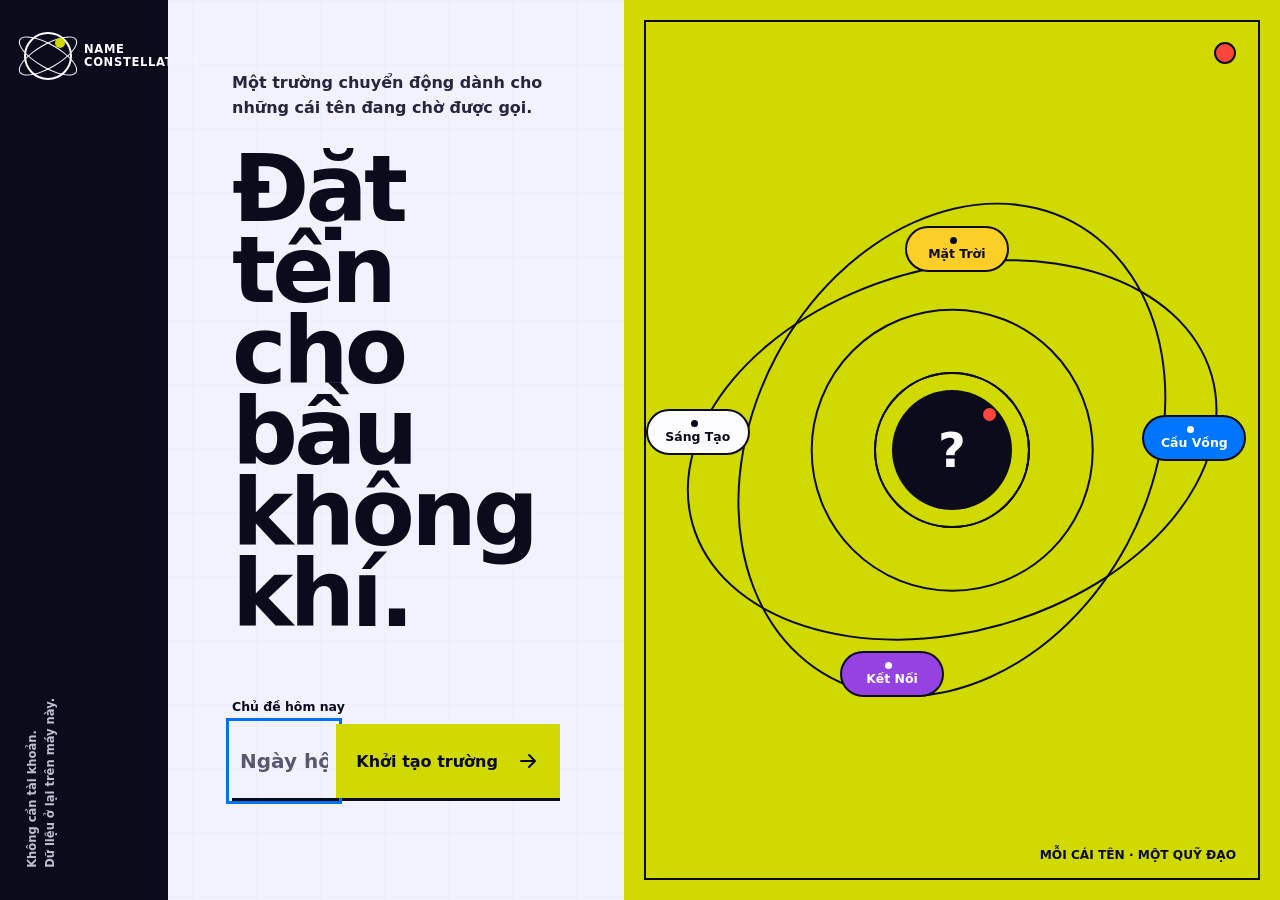
<file: index.html>
<!doctype html>
<html lang="vi">
  <head>
    <meta charset="UTF-8" />
    <meta name="viewport" content="width=device-width, initial-scale=1.0" />
    <meta
      name="description"
      content="Trường quỹ đạo chọn nhóm dành cho lớp học và team building."
    />
    <meta name="theme-color" content="oklch(0.965 0.015 285)" />
    <title>Name Constellation</title>
    <link rel="stylesheet" href="styles.css" />
    <script src="app.js" defer></script>
  </head>
  <body>
    <a class="skip-link" href="#main-content">Bỏ qua đến nội dung chính</a>

    <main id="main-content">
      <section id="setup-view" class="view setup-view" aria-labelledby="setup-title">
        <div class="setup-rail">
          <div class="brand-mark" aria-label="Name Constellation">
            <span class="brand-orbit" aria-hidden="true"><i></i></span>
            <span>NAME<br />CONSTELLATION</span>
          </div>
          <p>Không cần tài khoản.<br />Dữ liệu ở lại trên máy này.</p>
        </div>

        <div class="setup-main">
          <div class="setup-copy">
            <p class="setup-intro">
              Một trường chuyển động dành cho những cái tên đang chờ được gọi.
            </p>
            <h1 id="setup-title">Đặt tên cho<br />bầu không khí.</h1>
          </div>

          <form id="topic-form" class="topic-form" novalidate>
            <label for="topic-input">Chủ đề hôm nay</label>
            <div class="topic-field">
              <input
                id="topic-input"
                name="topic"
                type="text"
                maxlength="80"
                autocomplete="off"
                placeholder="Ngày hội kết nối"
                aria-describedby="topic-error"
              />
              <button class="launch-button" type="submit">
                <span>Khởi tạo trường</span>
                <svg viewBox="0 0 24 24" aria-hidden="true">
                  <path d="M5 12h13M13 6l6 6-6 6"></path>
                </svg>
              </button>
            </div>
            <p id="topic-error" class="field-error" role="alert"></p>
          </form>
        </div>

        <div class="setup-visual" aria-hidden="true">
          <div class="preview-field">
            <span class="preview-ring preview-ring--outer"></span>
            <span class="preview-ring preview-ring--middle"></span>
            <span class="preview-ring preview-ring--inner"></span>
            <span class="preview-node preview-node--one">Mặt Trời</span>
            <span class="preview-node preview-node--two">Cầu Vồng</span>
            <span class="preview-node preview-node--three">Kết Nối</span>
            <span class="preview-node preview-node--four">Sáng Tạo</span>
            <span class="preview-core"><b>?</b><i></i></span>
          </div>
          <p class="preview-caption">Mỗi cái tên · một quỹ đạo</p>
        </div>
      </section>

      <section id="wheel-view" class="view constellation-view" aria-labelledby="topic-heading" hidden>
        <header class="app-header">
          <button
            id="edit-topic-button"
            class="topic-control"
            type="button"
            aria-label="Chỉnh sửa chủ đề"
          >
            <span class="brand-orbit brand-orbit--small" aria-hidden="true"><i></i></span>
            <span class="topic-control-copy">
              <small>Trường đang hoạt động</small>
              <strong id="topic-heading"></strong>
            </span>
            <span class="edit-topic-hint">Đổi chủ đề</span>
          </button>

          <div class="header-actions">
            <button
              id="sound-button"
              class="icon-button"
              type="button"
              aria-label="Bật âm thanh"
              aria-pressed="false"
              title="Bật hoặc tắt âm thanh"
            >
              <svg viewBox="0 0 24 24" aria-hidden="true">
                <path d="M4 9v6h4l5 4V5L8 9H4Z"></path>
                <path class="sound-wave" d="M16 8.5a5 5 0 0 1 0 7"></path>
                <path class="sound-wave" d="M18.5 6a8.5 8.5 0 0 1 0 12"></path>
              </svg>
            </button>
            <button
              id="fullscreen-button"
              class="icon-button"
              type="button"
              aria-label="Mở toàn màn hình"
              title="Toàn màn hình"
            >
              <svg viewBox="0 0 24 24" aria-hidden="true">
                <path d="M8 3H3v5M16 3h5v5M8 21H3v-5M16 21h5v-5"></path>
              </svg>
            </button>
          </div>
        </header>

        <div class="workspace">
          <section class="constellation-stage" aria-labelledby="field-title">
            <div class="stage-heading">
              <div>
                <span id="field-index">FIELD / 08</span>
                <h1 id="field-title">Tên đang chuyển động.</h1>
              </div>
              <p id="wheel-status">Nhấn nút hoặc phím Space để kích hoạt.</p>
            </div>

            <div id="wheel-shell" class="field-shell">
              <canvas
                id="wheel-canvas"
                role="img"
                aria-label="Trường quỹ đạo gồm các tên nhóm"
              ></canvas>
              <div class="field-crosshair" aria-hidden="true">
                <span></span><span></span>
              </div>
              <div class="field-coordinate field-coordinate--top" aria-hidden="true">
                LIVE / RANDOM FIELD
              </div>
              <div class="field-coordinate field-coordinate--bottom" aria-hidden="true">
                LOCAL TIME <span id="field-time">00:00:00</span>
              </div>
            </div>

            <button id="spin-button" class="spin-button" type="button">
              <span class="spin-button-core" aria-hidden="true">
                <i></i><i></i><i></i>
              </span>
              <span class="spin-button-copy">
                <small>SPACE TO START</small>
                <strong>KÍCH HOẠT VÒNG CHỌN</strong>
              </span>
              <svg viewBox="0 0 24 24" aria-hidden="true">
                <path d="M5 12h13M13 6l6 6-6 6"></path>
              </svg>
            </button>
          </section>

          <aside class="roster-panel" aria-labelledby="roster-title">
            <div class="roster-heading">
              <div>
                <p>Command deck</p>
                <h2 id="roster-title">Các quỹ đạo</h2>
              </div>
              <span id="group-count" class="count-badge">0</span>
            </div>

            <div class="roster-commands" aria-label="Quản lý danh sách nhanh">
              <button id="bulk-edit-button" class="roster-command roster-command--primary" type="button">
                <svg viewBox="0 0 24 24" aria-hidden="true">
                  <path d="M8 6h12M8 12h12M8 18h12M3.5 6h.01M3.5 12h.01M3.5 18h.01"></path>
                </svg>
                <span>Thêm / sửa hàng loạt</span>
              </button>
              <button id="clear-all-button" class="roster-command roster-command--danger" type="button">
                Xóa tất cả
              </button>
            </div>

            <div class="group-search">
              <svg viewBox="0 0 24 24" aria-hidden="true">
                <circle cx="10.5" cy="10.5" r="6.5"></circle>
                <path d="m15.5 15.5 4 4"></path>
              </svg>
              <label class="visually-hidden" for="group-search-input">Tìm nhóm</label>
              <input
                id="group-search-input"
                type="search"
                autocomplete="off"
                placeholder="Tìm trong các quỹ đạo..."
              />
              <button
                id="group-search-clear"
                class="group-search-clear"
                type="button"
                aria-label="Xóa tìm kiếm"
                hidden
              >
                ×
              </button>
            </div>
            <p id="group-search-meta" class="group-search-meta" aria-live="polite"></p>

            <div id="group-list" class="group-list"></div>

            <form id="add-group-form" class="add-group-form" novalidate>
              <label for="new-group-input">Thêm một cái tên</label>
              <div class="add-group-row">
                <input
                  id="new-group-input"
                  name="group"
                  type="text"
                  maxlength="60"
                  autocomplete="off"
                  placeholder="Tên nhóm..."
                  aria-describedby="group-error"
                />
                <button class="add-button" type="submit" aria-label="Thêm nhóm">
                  <svg viewBox="0 0 24 24" aria-hidden="true">
                    <path d="M12 5v14M5 12h14"></path>
                  </svg>
                </button>
              </div>
              <p id="group-error" class="field-error" role="alert"></p>
            </form>

            <div class="roster-footer">
              <span class="live-dot" aria-hidden="true"></span>
              Nhấp vào tên để sửa · tối thiểu 2 nhóm
            </div>
          </aside>
        </div>
      </section>
    </main>

    <dialog id="result-dialog" class="result-dialog" aria-labelledby="result-title">
      <button
        id="dialog-close-button"
        class="dialog-close"
        type="button"
        aria-label="Đóng và giữ nhóm trong trường"
      >
        ×
      </button>
      <div class="result-signal" aria-hidden="true">
        <span></span><i></i><b></b>
      </div>
      <p class="result-kicker">TÍN HIỆU ĐÃ KHÓA</p>
      <h2 id="result-title"></h2>
      <p class="result-copy">Giữ quỹ đạo này hoạt động hay đưa nó ra khỏi trường?</p>
      <div class="result-actions">
        <button id="keep-button" class="button button--keep" type="button">
          Giữ trong trường
        </button>
        <button id="remove-winner-button" class="button button--remove" type="button">
          Xóa khỏi vòng
        </button>
      </div>
    </dialog>

    <dialog id="bulk-dialog" class="bulk-dialog" aria-labelledby="bulk-title">
      <div class="bulk-dialog-shell">
        <header class="bulk-header">
          <div>
            <p>QUICK ARRAY EDITOR · TỐI ĐA 24</p>
            <h2 id="bulk-title">Điều khiển cả trường trong một lần.</h2>
          </div>
          <button id="bulk-close-button" class="bulk-close-button" type="button" aria-label="Đóng">
            ×
          </button>
        </header>

        <div class="bulk-mode-switch" role="group" aria-label="Cách áp dụng danh sách">
          <button
            id="bulk-append-mode"
            class="bulk-mode-button"
            type="button"
            aria-pressed="true"
          >
            <span>Thêm nhiều</span>
            <small>Giữ danh sách hiện tại</small>
          </button>
          <button
            id="bulk-replace-mode"
            class="bulk-mode-button"
            type="button"
            aria-pressed="false"
          >
            <span>Sửa toàn bộ</span>
            <small>Thay danh sách hiện tại</small>
          </button>
        </div>

        <div class="bulk-workspace">
          <section class="bulk-editor" aria-labelledby="bulk-editor-title">
            <div class="bulk-section-heading">
              <div>
                <span>INPUT</span>
                <h3 id="bulk-editor-title">Mỗi dòng là một nhóm</h3>
              </div>
              <span id="bulk-line-count" class="bulk-counter">0 dòng</span>
            </div>
            <textarea
              id="bulk-input"
              maxlength="4000"
              spellcheck="false"
              placeholder="Nhóm Mặt Trời&#10;Nhóm Biển Xanh&#10;Nhóm Cầu Vồng"
              aria-labelledby="bulk-editor-title"
              aria-describedby="bulk-input-help"
            ></textarea>
            <p id="bulk-input-help" class="bulk-help">
              Có thể dán từ Excel, Google Sheets hoặc danh sách có bullet. Hệ thống tự làm sạch.
            </p>
          </section>

          <section class="bulk-preview" aria-labelledby="bulk-preview-title">
            <div class="bulk-section-heading">
              <div>
                <span>LIVE CHECK</span>
                <h3 id="bulk-preview-title">Kiểm tra trước khi nhập</h3>
              </div>
              <span id="bulk-ready-count" class="bulk-counter bulk-counter--ready">0 sẵn sàng</span>
            </div>
            <div id="bulk-preview-empty" class="bulk-preview-empty">
              Dán danh sách vào bên trái. Các dòng hợp lệ, trùng lặp và vượt giới hạn sẽ hiện ở đây.
            </div>
            <ol id="bulk-preview-list" class="bulk-preview-list"></ol>
          </section>
        </div>

        <footer class="bulk-footer">
          <div class="bulk-summary" aria-live="polite">
            <strong id="bulk-final-total">Tổng sau khi áp dụng: 0</strong>
            <span id="bulk-skip-summary">Chưa có dữ liệu đầu vào</span>
          </div>
          <div class="bulk-footer-actions">
            <button id="bulk-cancel-button" class="bulk-secondary-button" type="button">
              Hủy
            </button>
            <button id="bulk-apply-button" class="bulk-apply-button" type="button" disabled>
              <span>Chưa có nhóm hợp lệ</span>
              <small>⌘ / Ctrl + Enter</small>
            </button>
          </div>
        </footer>
      </div>
    </dialog>

    <div id="toast" class="toast" role="status" aria-live="polite" hidden>
      <span id="toast-message"></span>
      <button id="undo-button" type="button">Hoàn tác</button>
    </div>

    <div id="confetti-layer" class="signal-layer" aria-hidden="true"></div>
    <p id="live-region" class="visually-hidden" aria-live="polite"></p>

    <template id="group-item-template">
      <div class="group-item">
        <span class="group-number" aria-hidden="true"></span>
        <span class="group-orbit-mark" aria-hidden="true"><i></i></span>
        <label class="visually-hidden"></label>
        <input class="group-name-input" type="text" maxlength="60" autocomplete="off" />
        <button class="delete-group-button" type="button">
          <svg viewBox="0 0 24 24" aria-hidden="true">
            <path d="M5 12h14"></path>
          </svg>
          <span class="visually-hidden">Xóa nhóm</span>
        </button>
      </div>
    </template>
  </body>
</html>
</file>
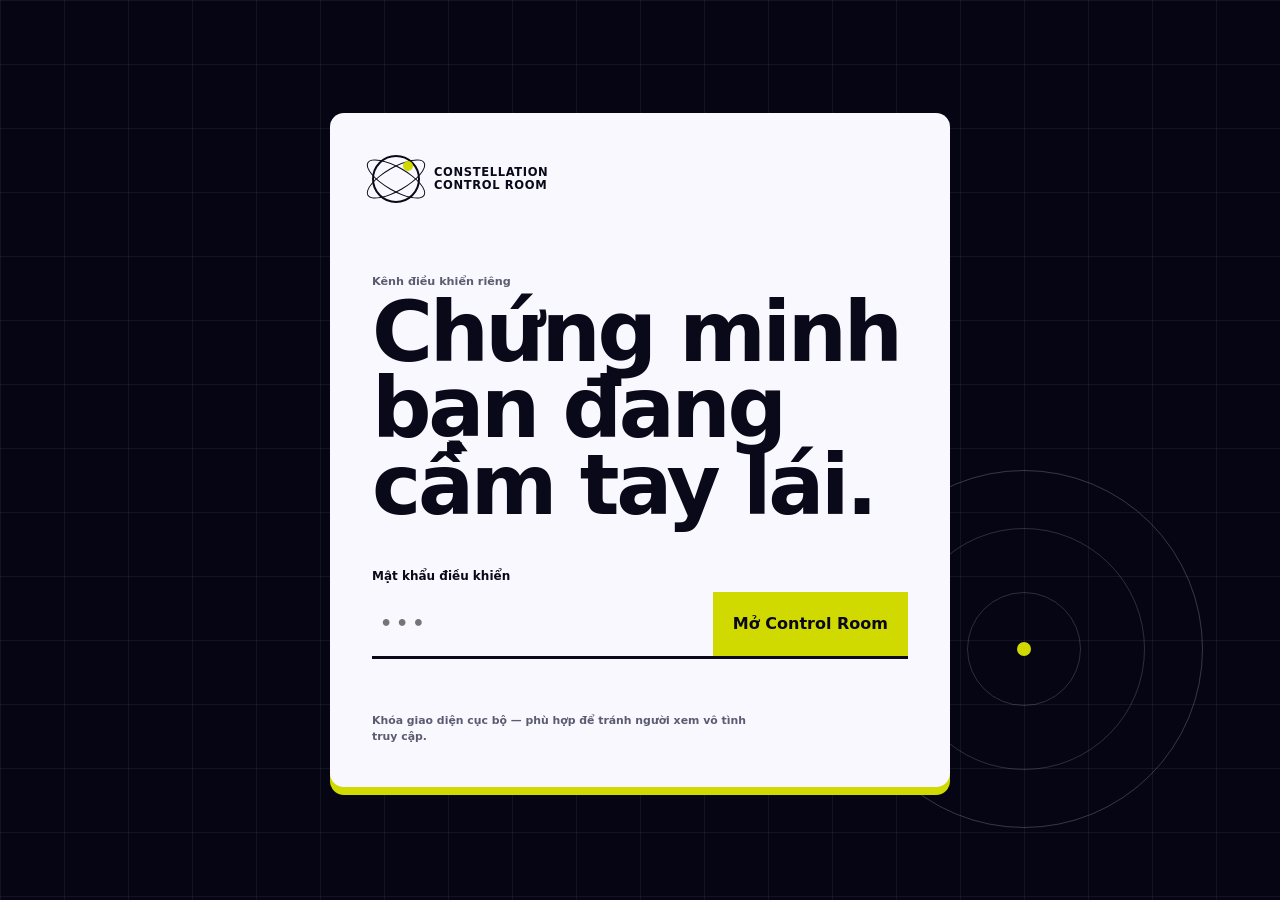
<file: admin/index.html>
<!doctype html>
<html lang="vi">
  <head>
    <meta charset="UTF-8" />
    <meta name="viewport" content="width=device-width, initial-scale=1.0" />
    <meta name="theme-color" content="oklch(0.13 0.035 285)" />
    <meta name="robots" content="noindex, nofollow" />
    <title>Constellation Control Room</title>
    <link rel="stylesheet" href="/admin/admin.css" />
    <script src="/admin/admin.js" defer></script>
  </head>
  <body>
    <main>
      <section id="lock-view" class="lock-view" aria-labelledby="lock-title">
        <div class="lock-signal" aria-hidden="true">
          <span></span><i></i><b></b>
        </div>
        <div class="lock-panel">
          <div class="brand">
            <span class="brand-orbit" aria-hidden="true"><i></i></span>
            <span>CONSTELLATION<br />CONTROL ROOM</span>
          </div>
          <div class="lock-copy">
            <p>Kênh điều khiển riêng</p>
            <h1 id="lock-title">Chứng minh bạn đang cầm tay lái.</h1>
          </div>
          <form id="unlock-form" class="unlock-form" novalidate>
            <label for="password-input">Mật khẩu điều khiển</label>
            <div class="password-row">
              <input
                id="password-input"
                type="password"
                autocomplete="current-password"
                placeholder="•••"
                aria-describedby="password-error"
              />
              <button type="submit">Mở Control Room</button>
            </div>
            <p id="password-error" class="form-error" role="alert"></p>
          </form>
          <p class="security-note">
            Khóa giao diện cục bộ — phù hợp để tránh người xem vô tình truy cập.
          </p>
        </div>
      </section>

      <section id="control-view" class="control-view" aria-labelledby="control-title" hidden>
        <header class="control-header">
          <div class="header-brand">
            <span class="brand-orbit brand-orbit--small" aria-hidden="true"><i></i></span>
            <div>
              <small>CONSTELLATION CONTROL ROOM</small>
              <strong id="control-title">Bàn điều khiển kết quả</strong>
            </div>
          </div>
          <div class="header-actions">
            <a href="/" target="_blank" rel="noopener">Mở màn hình quay ↗</a>
            <button id="lock-button" type="button">Khóa lại</button>
          </div>
        </header>

        <div class="control-layout">
          <section class="mission-panel" aria-labelledby="mission-title">
            <div class="live-heading">
              <div>
                <span class="live-indicator" aria-hidden="true"></span>
                <p>Đồng bộ trực tiếp</p>
              </div>
              <span id="sync-status">LOCAL / READY</span>
            </div>

            <div class="mission-copy">
              <p>Chủ đề đang hoạt động</p>
              <h1 id="mission-title">Chưa có chủ đề</h1>
              <span id="mission-meta">0 quỹ đạo được phát hiện</span>
            </div>

            <div id="active-command" class="active-command" data-mode="random">
              <div class="command-radar" aria-hidden="true">
                <span></span><i></i><b></b>
              </div>
              <div>
                <p>Lệnh hiện tại</p>
                <strong id="active-command-title">Random công bằng</strong>
                <span id="active-command-detail">Mỗi quỹ đạo có cơ hội như nhau.</span>
              </div>
            </div>

            <div id="last-consumed" class="last-consumed" hidden>
              <span>LỆNH GẦN NHẤT ĐÃ TIÊU THỤ</span>
              <strong id="last-consumed-name"></strong>
              <small id="last-consumed-time"></small>
            </div>
          </section>

          <section class="director-panel" aria-labelledby="director-title">
            <div class="panel-heading">
              <div>
                <p>Director mode</p>
                <h2 id="director-title">Ai sẽ được gọi tên?</h2>
              </div>
              <span id="draft-state">CHƯA THAY ĐỔI</span>
            </div>

            <div class="mode-switch" role="radiogroup" aria-label="Chế độ chọn kết quả">
              <button class="mode-option" data-mode="random" role="radio" aria-checked="true" type="button">
                <span class="mode-symbol">∞</span>
                <span><strong>Random</strong><small>Để trường tự quyết định</small></span>
              </button>
              <button class="mode-option" data-mode="next" role="radio" aria-checked="false" type="button">
                <span class="mode-symbol">01</span>
                <span><strong>Lượt kế tiếp</strong><small>Trúng một lần rồi tự tắt</small></span>
              </button>
              <button class="mode-option" data-mode="locked" role="radio" aria-checked="false" type="button">
                <span class="mode-symbol">↻</span>
                <span><strong>Khóa nhiều lượt</strong><small>Giữ kết quả đến khi bạn tắt</small></span>
              </button>
            </div>

            <div id="target-picker" class="target-picker" hidden>
              <div class="target-heading">
                <div>
                  <p>Chọn quỹ đạo đích</p>
                  <strong id="selection-summary">Chưa chọn nhóm</strong>
                </div>
                <span id="visible-count">0 / 0</span>
              </div>

              <div class="search-field">
                <svg viewBox="0 0 24 24" aria-hidden="true">
                  <circle cx="10.5" cy="10.5" r="6.5"></circle>
                  <path d="m15.5 15.5 4 4"></path>
                </svg>
                <label class="visually-hidden" for="group-filter">Tìm nhóm</label>
                <input
                  id="group-filter"
                  type="search"
                  autocomplete="off"
                  placeholder="Tìm tên nhóm, không cần gõ dấu..."
                />
              </div>

              <div id="admin-group-list" class="admin-group-list" role="radiogroup"></div>
            </div>

            <div class="director-footer">
              <div class="safety-copy">
                <span>Áp dụng ở lần bấm quay tiếp theo</span>
                <small>Tab trình chiếu không hiển thị dấu hiệu điều khiển.</small>
              </div>
              <button id="apply-command" class="apply-command" type="button">
                <span>Kích hoạt Random</span>
                <small>⌘ / Ctrl + Enter</small>
              </button>
            </div>
          </section>
        </div>

        <div id="admin-toast" class="admin-toast" role="status" aria-live="polite" hidden></div>
      </section>
    </main>
  </body>
</html>
</file>
<file: styles.css>
:root {
  color-scheme: light;
  --bg: oklch(0.965 0.015 285);
  --paper: oklch(0.995 0.004 285);
  --ink: oklch(0.16 0.035 285);
  --ink-soft: oklch(0.28 0.045 285);
  --muted: oklch(0.46 0.035 285);
  --line: oklch(0.81 0.035 285);
  --acid: oklch(0.85 0.19 113);
  --acid-dark: oklch(0.54 0.16 120);
  --blue: oklch(0.59 0.23 255);
  --coral: oklch(0.66 0.22 28);
  --violet: oklch(0.57 0.23 304);
  --yellow: oklch(0.87 0.17 92);
  --danger: oklch(0.6 0.23 28);
  --focus: oklch(0.57 0.23 255);
  --radius-sm: 8px;
  --radius-md: 14px;
  --z-toast: 30;
  --z-dialog: 40;
  --ease-out: cubic-bezier(0.16, 1, 0.3, 1);
}

* {
  box-sizing: border-box;
}

html {
  min-width: 320px;
  background: var(--bg);
}

body {
  min-height: 100vh;
  margin: 0;
  overflow-x: hidden;
  color: var(--ink);
  background: var(--bg);
  font-family:
    Inter, ui-sans-serif, system-ui, -apple-system, BlinkMacSystemFont, "Segoe UI",
    sans-serif;
  text-rendering: optimizeLegibility;
}

button,
input {
  font: inherit;
}

button {
  color: inherit;
}

button,
input {
  -webkit-tap-highlight-color: transparent;
}

button:focus-visible,
input:focus-visible,
[tabindex]:focus-visible {
  outline: 3px solid var(--focus);
  outline-offset: 3px;
}

button:disabled,
input:disabled {
  cursor: not-allowed;
}

[hidden] {
  display: none !important;
}

.skip-link {
  position: fixed;
  top: 12px;
  left: 12px;
  z-index: 100;
  padding: 10px 14px;
  color: var(--paper);
  background: var(--ink);
  border-radius: var(--radius-sm);
  transform: translateY(-150%);
  transition: transform 160ms var(--ease-out);
}

.skip-link:focus {
  transform: translateY(0);
}

.visually-hidden {
  position: absolute !important;
  width: 1px !important;
  height: 1px !important;
  padding: 0 !important;
  margin: -1px !important;
  overflow: hidden !important;
  clip: rect(0, 0, 0, 0) !important;
  white-space: nowrap !important;
  border: 0 !important;
}

.view {
  min-height: 100vh;
}

@supports (view-transition-name: root) {
  ::view-transition-old(root) {
    animation: view-fade-out 280ms ease both;
  }

  ::view-transition-new(root) {
    animation: view-field-reveal 620ms var(--ease-out) both;
  }
}

@keyframes view-fade-out {
  to {
    opacity: 0;
    transform: scale(0.985);
  }
}

@keyframes view-field-reveal {
  from {
    clip-path: circle(0 at 82% 50%);
  }
  to {
    clip-path: circle(150% at 82% 50%);
  }
}

.setup-view {
  display: grid;
  grid-template-columns: 168px minmax(360px, 0.82fr) minmax(480px, 1.18fr);
  min-height: 100vh;
  overflow: hidden;
  background:
    linear-gradient(var(--line) 1px, transparent 1px),
    linear-gradient(90deg, var(--line) 1px, transparent 1px),
    var(--bg);
  background-size: 64px 64px;
}

.setup-rail {
  display: flex;
  flex-direction: column;
  justify-content: space-between;
  padding: 32px 24px;
  color: var(--paper);
  background: var(--ink);
}

.brand-mark {
  display: inline-flex;
  align-items: center;
  gap: 12px;
  color: inherit;
  font-size: 0.72rem;
  font-weight: 900;
  letter-spacing: 0.06em;
  line-height: 1.15;
  text-decoration: none;
}

.brand-orbit {
  position: relative;
  display: block;
  width: 48px;
  height: 48px;
  flex: 0 0 auto;
  border: 2px solid currentColor;
  border-radius: 50%;
}

.brand-orbit::before,
.brand-orbit::after {
  position: absolute;
  top: 50%;
  left: 50%;
  width: 64px;
  height: 22px;
  border: 1px solid currentColor;
  border-radius: 50%;
  content: "";
  transform: translate(-50%, -50%) rotate(30deg);
}

.brand-orbit::after {
  transform: translate(-50%, -50%) rotate(-30deg);
}

.brand-orbit i {
  position: absolute;
  top: 4px;
  left: 29px;
  z-index: 1;
  width: 10px;
  height: 10px;
  background: var(--acid);
  border-radius: 50%;
}

.setup-rail > p {
  margin: 0;
  color: oklch(0.81 0.025 285);
  font-size: 0.72rem;
  font-weight: 650;
  line-height: 1.55;
  writing-mode: vertical-rl;
  transform: rotate(180deg);
}

.setup-main {
  display: flex;
  min-width: 0;
  flex-direction: column;
  justify-content: center;
  padding: 64px clamp(32px, 5vw, 88px);
  background: oklch(0.965 0.015 285 / 0.92);
}

.setup-intro {
  max-width: 36ch;
  margin: 0 0 28px;
  color: var(--ink-soft);
  font-size: 1rem;
  font-weight: 650;
  line-height: 1.55;
}

.setup-copy h1 {
  max-width: 9ch;
  margin: 0;
  font-size: clamp(4.2rem, 7.2vw, 6rem);
  line-height: 0.88;
  letter-spacing: -0.04em;
  text-wrap: balance;
}

.topic-form {
  max-width: 640px;
  margin-top: 64px;
}

.topic-form > label,
.add-group-form > label {
  display: block;
  margin-bottom: 10px;
  font-size: 0.78rem;
  font-weight: 850;
}

.topic-field {
  display: flex;
  align-items: stretch;
  border-bottom: 3px solid var(--ink);
}

.topic-field input {
  min-width: 0;
  height: 74px;
  flex: 1;
  padding: 0 8px;
  color: var(--ink);
  background: transparent;
  border: 0;
  font-size: 1.25rem;
  font-weight: 750;
}

.topic-field input::placeholder,
.add-group-row input::placeholder {
  color: oklch(0.47 0.035 285);
  opacity: 1;
}

.launch-button {
  display: inline-flex;
  min-width: 190px;
  align-items: center;
  justify-content: space-between;
  gap: 18px;
  padding: 0 20px;
  color: var(--ink);
  background: var(--acid);
  border: 0;
  cursor: pointer;
  font-weight: 900;
  transition:
    color 180ms ease,
    background-color 180ms ease,
    transform 140ms ease;
}

.launch-button:hover {
  color: var(--paper);
  background: var(--ink);
}

.launch-button:active {
  transform: translateY(3px);
}

.launch-button svg,
.spin-button > svg,
.add-button svg {
  width: 24px;
  fill: none;
  stroke: currentColor;
  stroke-linecap: round;
  stroke-linejoin: round;
  stroke-width: 2;
}

.field-error {
  min-height: 20px;
  margin: 8px 0 0;
  color: var(--danger);
  font-size: 0.8rem;
  font-weight: 750;
}

.setup-visual {
  position: relative;
  display: grid;
  min-width: 0;
  place-items: center;
  overflow: hidden;
  background: var(--acid);
}

.setup-visual::before {
  position: absolute;
  inset: 20px;
  border: 2px solid var(--ink);
  content: "";
}

.setup-visual::after {
  position: absolute;
  top: 42px;
  right: 44px;
  width: 18px;
  height: 18px;
  background: var(--coral);
  border: 2px solid var(--ink);
  border-radius: 50%;
  content: "";
  animation: signal-blink 1.6s steps(2, end) infinite;
}

.preview-field {
  position: relative;
  width: min(46vw, 620px);
  aspect-ratio: 1;
}

.preview-ring {
  position: absolute;
  top: 50%;
  left: 50%;
  border: 2px solid var(--ink);
  border-radius: 50%;
  transform: translate(-50%, -50%);
}

.preview-ring--outer {
  width: 92%;
  height: 62%;
  transform: translate(-50%, -50%) rotate(-16deg);
}

.preview-ring--middle {
  width: 68%;
  height: 88%;
  transform: translate(-50%, -50%) rotate(28deg);
}

.preview-ring--inner {
  width: 48%;
  height: 48%;
}

.preview-node {
  position: absolute;
  z-index: 2;
  display: grid;
  min-width: 104px;
  min-height: 46px;
  padding: 8px 14px;
  place-items: center;
  color: var(--paper);
  background: var(--ink);
  border: 2px solid var(--ink);
  border-radius: 999px;
  font-size: 0.78rem;
  font-weight: 850;
  white-space: nowrap;
}

.preview-node::before {
  width: 7px;
  height: 7px;
  margin-right: 7px;
  background: currentColor;
  border-radius: 50%;
  content: "";
}

.preview-node--one {
  top: 12%;
  left: 42%;
  color: var(--ink);
  background: var(--yellow);
  animation: node-float-one 4.5s ease-in-out infinite;
}

.preview-node--two {
  top: 44%;
  right: 0;
  background: var(--blue);
  animation: node-float-two 5.2s ease-in-out infinite;
}

.preview-node--three {
  bottom: 8%;
  left: 31%;
  background: var(--violet);
  animation: node-float-one 5.8s ease-in-out infinite reverse;
}

.preview-node--four {
  top: 43%;
  left: -2%;
  color: var(--ink);
  background: var(--paper);
  animation: node-float-two 4.8s ease-in-out infinite reverse;
}

.preview-core {
  position: absolute;
  top: 50%;
  left: 50%;
  z-index: 3;
  display: grid;
  width: 120px;
  height: 120px;
  place-items: center;
  color: var(--paper);
  background: var(--ink);
  border-radius: 50%;
  transform: translate(-50%, -50%);
}

.preview-core::before,
.preview-core::after {
  position: absolute;
  inset: -18px;
  border: 2px solid var(--ink);
  border-radius: 50%;
  content: "";
  animation: core-wave 2.6s ease-out infinite;
}

.preview-core::after {
  animation-delay: 1.3s;
}

.preview-core b {
  font-size: 3rem;
  line-height: 1;
}

.preview-core i {
  position: absolute;
  top: 18px;
  right: 16px;
  width: 13px;
  height: 13px;
  background: var(--coral);
  border-radius: 50%;
}

.preview-caption {
  position: absolute;
  right: 44px;
  bottom: 38px;
  margin: 0;
  font-size: 0.76rem;
  font-weight: 900;
  text-transform: uppercase;
}

@keyframes node-float-one {
  0%,
  100% {
    transform: translate3d(0, 0, 0) rotate(-2deg);
  }
  50% {
    transform: translate3d(14px, -10px, 0) rotate(2deg);
  }
}

@keyframes node-float-two {
  0%,
  100% {
    transform: translate3d(0, 0, 0) rotate(2deg);
  }
  50% {
    transform: translate3d(-12px, 11px, 0) rotate(-2deg);
  }
}

@keyframes core-wave {
  0% {
    opacity: 0.7;
    transform: scale(0.82);
  }
  100% {
    opacity: 0;
    transform: scale(1.35);
  }
}

@keyframes signal-blink {
  50% {
    opacity: 0.25;
  }
}

.constellation-view {
  display: grid;
  height: 100vh;
  height: 100dvh;
  min-height: 620px;
  grid-template-rows: auto minmax(0, 1fr);
  gap: 14px;
  padding: 16px;
  overflow: hidden;
  background: var(--bg);
}

.app-header {
  display: flex;
  align-items: center;
  justify-content: space-between;
  gap: 16px;
  min-height: 76px;
}

.topic-control {
  display: inline-flex;
  min-width: 0;
  align-items: center;
  gap: 16px;
  padding: 8px 10px 8px 4px;
  text-align: left;
  background: transparent;
  border: 0;
  cursor: pointer;
}

.brand-orbit--small {
  width: 44px;
  height: 44px;
  color: var(--ink);
  transition: transform 250ms var(--ease-out);
}

.brand-orbit--small::before,
.brand-orbit--small::after {
  width: 55px;
  height: 18px;
}

.topic-control:hover .brand-orbit--small {
  transform: rotate(32deg);
}

.topic-control-copy {
  display: flex;
  min-width: 0;
  flex-direction: column;
}

.topic-control-copy small {
  color: var(--muted);
  font-size: 0.68rem;
  font-weight: 780;
}

.topic-control-copy strong {
  max-width: min(54vw, 640px);
  overflow: hidden;
  font-size: 1.28rem;
  letter-spacing: -0.025em;
  text-overflow: ellipsis;
  white-space: nowrap;
}

.edit-topic-hint {
  padding: 6px 9px;
  color: var(--ink);
  background: var(--paper);
  border: 1px solid var(--line);
  border-radius: 999px;
  font-size: 0.68rem;
  font-weight: 800;
  opacity: 0;
  transform: translateX(-6px);
  transition:
    opacity 160ms ease,
    transform 160ms var(--ease-out);
}

.topic-control:hover .edit-topic-hint,
.topic-control:focus-visible .edit-topic-hint {
  opacity: 1;
  transform: translateX(0);
}

.header-actions {
  display: flex;
  gap: 8px;
}

.icon-button {
  display: grid;
  width: 46px;
  height: 46px;
  padding: 0;
  place-items: center;
  color: var(--ink);
  background: var(--paper);
  border: 1px solid var(--line);
  border-radius: 50%;
  cursor: pointer;
  transition:
    color 160ms ease,
    background-color 160ms ease,
    transform 140ms ease;
}

.icon-button:hover {
  color: var(--paper);
  background: var(--ink);
  transform: rotate(7deg);
}

.icon-button:active {
  transform: scale(0.94);
}

.icon-button svg {
  width: 22px;
  fill: none;
  stroke: currentColor;
  stroke-linecap: round;
  stroke-linejoin: round;
  stroke-width: 1.8;
}

.icon-button svg path:first-child {
  fill: currentColor;
  stroke: none;
}

#fullscreen-button svg path:first-child {
  fill: none;
  stroke: currentColor;
}

#sound-button[aria-pressed="false"] .sound-wave {
  display: none;
}

.workspace {
  display: grid;
  grid-template-columns: minmax(0, 1fr) minmax(320px, 390px);
  gap: 14px;
  align-items: stretch;
  min-height: 0;
  overflow: hidden;
}

.constellation-stage {
  display: grid;
  min-width: 0;
  min-height: 0;
  grid-template-rows: auto minmax(320px, 1fr) auto;
  padding: clamp(20px, 3vw, 42px);
  overflow: hidden;
  background: var(--paper);
  border: 2px solid var(--ink);
  border-radius: var(--radius-md);
}

.stage-heading {
  display: flex;
  align-items: flex-start;
  justify-content: space-between;
  gap: 32px;
}

.stage-heading span {
  display: block;
  margin-bottom: 6px;
  color: var(--blue);
  font-size: 0.72rem;
  font-weight: 900;
}

.stage-heading h1 {
  margin: 0;
  font-size: clamp(2.2rem, 4vw, 4.7rem);
  line-height: 0.92;
  letter-spacing: -0.04em;
}

.stage-heading p {
  max-width: 28ch;
  margin: 6px 0 0;
  color: var(--muted);
  font-size: 0.75rem;
  font-weight: 680;
  line-height: 1.45;
  text-align: right;
}

.field-shell {
  position: relative;
  width: 100%;
  height: auto;
  min-height: 0;
  margin: 18px 0;
  overflow: hidden;
  background: var(--bg);
  border: 1px solid var(--line);
  border-radius: 10px;
  cursor: crosshair;
  contain: size layout paint;
  isolation: isolate;
}

.field-shell::before {
  position: absolute;
  inset: 0;
  z-index: -1;
  background:
    linear-gradient(oklch(0.81 0.035 285 / 0.38) 1px, transparent 1px),
    linear-gradient(90deg, oklch(0.81 0.035 285 / 0.38) 1px, transparent 1px);
  background-size: 44px 44px;
  content: "";
  -webkit-mask-image: radial-gradient(circle at center, black 12%, transparent 76%);
  mask-image: radial-gradient(circle at center, black 12%, transparent 76%);
}

#wheel-canvas {
  position: absolute;
  inset: 0;
  display: block;
  width: 100%;
  height: 100%;
  min-height: 0;
}

.field-crosshair {
  position: absolute;
  top: 50%;
  left: 50%;
  width: 44px;
  height: 44px;
  border: 1px solid oklch(0.16 0.035 285 / 0.25);
  border-radius: 50%;
  transform: translate(-50%, -50%);
  pointer-events: none;
}

.field-crosshair span {
  position: absolute;
  top: 50%;
  left: 50%;
  background: oklch(0.16 0.035 285 / 0.3);
  transform: translate(-50%, -50%);
}

.field-crosshair span:first-child {
  width: 64px;
  height: 1px;
}

.field-crosshair span:last-child {
  width: 1px;
  height: 64px;
}

.field-coordinate {
  position: absolute;
  left: 16px;
  padding: 5px 8px;
  color: var(--ink);
  background: var(--paper);
  border: 1px solid var(--line);
  border-radius: 999px;
  font-size: 0.6rem;
  font-weight: 850;
  pointer-events: none;
}

.field-coordinate--top {
  top: 14px;
}

.field-coordinate--bottom {
  bottom: 14px;
}

.spin-button {
  display: grid;
  grid-template-columns: auto minmax(0, 1fr) auto;
  align-items: center;
  gap: 18px;
  width: 100%;
  min-height: 82px;
  padding: 10px 18px 10px 12px;
  color: var(--ink);
  background: var(--acid);
  border: 2px solid var(--ink);
  border-radius: 12px;
  box-shadow: 0 7px 0 var(--ink);
  text-align: left;
  cursor: pointer;
  transition:
    color 180ms ease,
    background-color 180ms ease,
    transform 140ms ease,
    box-shadow 140ms ease;
}

.spin-button:hover:not(:disabled) {
  color: var(--paper);
  background: var(--blue);
  transform: translateY(-2px);
  box-shadow: 0 9px 0 var(--ink);
}

.spin-button:active:not(:disabled) {
  transform: translateY(6px);
  box-shadow: 0 1px 0 var(--ink);
}

.spin-button:disabled {
  color: var(--muted);
  background: oklch(0.9 0.018 285);
  box-shadow: 0 5px 0 var(--line);
}

.spin-button-core {
  position: relative;
  display: grid;
  width: 56px;
  height: 56px;
  place-items: center;
  background: var(--ink);
  border-radius: 50%;
}

.spin-button-core i {
  position: absolute;
  width: 8px;
  height: 8px;
  background: var(--acid);
  border-radius: 50%;
}

.spin-button-core i:nth-child(1) {
  transform: translateY(-14px);
}

.spin-button-core i:nth-child(2) {
  transform: rotate(120deg) translateY(-14px);
}

.spin-button-core i:nth-child(3) {
  transform: rotate(240deg) translateY(-14px);
}

.spin-button-copy {
  display: flex;
  flex-direction: column;
  gap: 2px;
}

.spin-button-copy small {
  font-size: 0.62rem;
  font-weight: 850;
  letter-spacing: 0.06em;
}

.spin-button-copy strong {
  font-size: clamp(1.15rem, 2vw, 1.75rem);
  letter-spacing: -0.025em;
}

.spin-button > svg {
  width: 30px;
}

.is-spinning .spin-button-core {
  animation: core-spin 600ms linear infinite;
}

.is-spinning .field-crosshair {
  animation: crosshair-lock 900ms ease-in-out infinite alternate;
}

@keyframes core-spin {
  to {
    transform: rotate(360deg);
  }
}

@keyframes crosshair-lock {
  to {
    opacity: 0.35;
    transform: translate(-50%, -50%) scale(1.3);
  }
}

.roster-panel {
  display: flex;
  height: 100%;
  min-height: 0;
  flex-direction: column;
  padding: 24px;
  overflow: hidden;
  color: var(--paper);
  background: var(--ink);
  border-radius: var(--radius-md);
}

.roster-heading {
  display: flex;
  align-items: flex-start;
  justify-content: space-between;
  gap: 20px;
  padding-bottom: 18px;
  border-bottom: 1px solid oklch(1 0 0 / 0.16);
}

.roster-heading p {
  margin: 0 0 3px;
  color: oklch(0.72 0.03 285);
  font-size: 0.68rem;
  font-weight: 750;
}

.roster-heading h2 {
  margin: 0;
  font-size: 1.55rem;
  letter-spacing: -0.035em;
}

.count-badge {
  display: grid;
  min-width: 40px;
  height: 40px;
  padding: 0 8px;
  place-items: center;
  color: var(--ink);
  background: var(--acid);
  border-radius: 50%;
  font-size: 0.82rem;
  font-weight: 900;
}

.roster-commands {
  display: grid;
  grid-template-columns: minmax(0, 1fr) auto;
  gap: 8px;
  padding: 12px 0 2px;
}

.roster-command {
  display: inline-flex;
  min-height: 40px;
  align-items: center;
  justify-content: center;
  gap: 8px;
  padding: 0 12px;
  border-radius: var(--radius-sm);
  cursor: pointer;
  font-size: 0.72rem;
  font-weight: 850;
  transition:
    color 160ms ease,
    background-color 160ms ease,
    border-color 160ms ease,
    transform 140ms ease;
}

.roster-command:active {
  transform: translateY(2px);
}

.roster-command svg {
  width: 17px;
  fill: none;
  stroke: currentColor;
  stroke-linecap: round;
  stroke-width: 1.8;
}

.roster-command--primary {
  color: var(--ink);
  background: var(--acid);
  border: 1px solid var(--acid);
}

.roster-command--primary:hover {
  color: var(--paper);
  background: var(--blue);
  border-color: var(--blue);
}

.roster-command--danger {
  color: oklch(0.76 0.11 28);
  background: transparent;
  border: 1px solid oklch(0.76 0.11 28 / 0.5);
}

.roster-command--danger:hover,
.roster-command--danger.is-confirming {
  color: var(--ink);
  background: var(--coral);
  border-color: var(--coral);
}

.roster-command:disabled {
  cursor: not-allowed;
  opacity: 0.42;
  transform: none;
}

.group-search {
  display: grid;
  grid-template-columns: 20px minmax(0, 1fr) 30px;
  align-items: center;
  gap: 8px;
  min-height: 44px;
  margin-top: 10px;
  padding: 0 5px 0 12px;
  color: oklch(0.66 0.03 285);
  background: oklch(1 0 0 / 0.08);
  border: 1px solid oklch(1 0 0 / 0.18);
  border-radius: var(--radius-sm);
  transition:
    background-color 160ms ease,
    border-color 160ms ease;
}

.group-search:focus-within {
  color: var(--acid);
  background: oklch(1 0 0 / 0.12);
  border-color: var(--acid);
}

.group-search > svg {
  width: 18px;
  fill: none;
  stroke: currentColor;
  stroke-linecap: round;
  stroke-width: 1.8;
}

.group-search input {
  width: 100%;
  height: 40px;
  padding: 0;
  color: var(--paper);
  background: transparent;
  border: 0;
  outline: 0;
  font-size: 0.78rem;
  font-weight: 680;
}

.group-search input::-webkit-search-cancel-button {
  display: none;
}

.group-search input::placeholder {
  color: oklch(0.66 0.03 285);
  opacity: 1;
}

.group-search-clear {
  display: grid;
  width: 30px;
  height: 30px;
  padding: 0;
  place-items: center;
  color: oklch(0.72 0.03 285);
  background: transparent;
  border: 0;
  border-radius: 50%;
  cursor: pointer;
  font-size: 1.1rem;
}

.group-search-clear:hover {
  color: var(--ink);
  background: var(--acid);
}

.group-search-meta {
  min-height: 16px;
  margin: 5px 2px 0;
  color: oklch(0.62 0.03 285);
  font-size: 0.62rem;
  font-weight: 750;
  text-align: right;
}

.group-list {
  display: flex;
  min-height: 80px;
  flex: 1;
  flex-direction: column;
  margin: 12px -8px 14px;
  padding: 0 8px;
  overflow-y: auto;
  overscroll-behavior: contain;
  scrollbar-color: oklch(0.55 0.035 285) transparent;
  scrollbar-width: thin;
}

.group-item {
  display: grid;
  grid-template-columns: 24px 28px minmax(0, 1fr) 38px;
  align-items: center;
  gap: 8px;
  min-height: 54px;
  border-bottom: 1px solid oklch(1 0 0 / 0.12);
}

.group-number {
  color: oklch(0.62 0.035 285);
  font-size: 0.62rem;
  font-weight: 850;
  font-variant-numeric: tabular-nums;
}

.group-orbit-mark {
  position: relative;
  display: block;
  width: 24px;
  height: 24px;
  border: 1px solid oklch(1 0 0 / 0.44);
  border-radius: 50%;
}

.group-orbit-mark i {
  position: absolute;
  top: 2px;
  right: 1px;
  width: 8px;
  height: 8px;
  background: var(--group-color, var(--acid));
  border-radius: 50%;
}

.group-name-input {
  width: 100%;
  height: 42px;
  padding: 0 8px;
  color: var(--paper);
  background: transparent;
  border: 1px solid transparent;
  border-radius: 7px;
  font-size: 0.87rem;
  font-weight: 680;
  transition:
    color 160ms ease,
    background-color 160ms ease,
    border-color 160ms ease;
}

.group-name-input:hover {
  background: oklch(1 0 0 / 0.08);
}

.group-name-input:focus {
  color: var(--ink);
  background: var(--paper);
  border-color: var(--acid);
}

.delete-group-button {
  display: grid;
  width: 38px;
  height: 38px;
  padding: 0;
  place-items: center;
  color: oklch(0.65 0.035 285);
  background: transparent;
  border: 0;
  border-radius: 50%;
  cursor: pointer;
  transition:
    color 160ms ease,
    background-color 160ms ease,
    transform 140ms ease;
}

.delete-group-button:hover {
  color: var(--ink);
  background: var(--coral);
  transform: rotate(90deg);
}

.delete-group-button:active {
  transform: rotate(90deg) scale(0.9);
}

.delete-group-button svg {
  width: 20px;
  fill: none;
  stroke: currentColor;
  stroke-linecap: round;
  stroke-width: 2;
}

.group-list-empty {
  display: grid;
  min-height: 180px;
  place-items: center;
  padding: 24px;
  color: oklch(0.72 0.03 285);
  font-size: 0.86rem;
  line-height: 1.5;
  text-align: center;
}

.group-list-empty--search {
  align-content: center;
  gap: 5px;
}

.group-list-empty--search strong,
.group-list-empty--search span {
  display: block;
}

.group-list-empty--search strong {
  color: var(--paper);
}

.group-list-empty--search span {
  font-size: 0.72rem;
}

.add-group-form {
  padding-top: 17px;
  border-top: 1px solid oklch(1 0 0 / 0.16);
}

.add-group-form > label {
  color: oklch(0.76 0.03 285);
}

.add-group-row {
  display: flex;
  gap: 8px;
}

.add-group-row input {
  min-width: 0;
  height: 48px;
  flex: 1;
  padding: 0 12px;
  color: var(--paper);
  background: oklch(1 0 0 / 0.08);
  border: 1px solid oklch(1 0 0 / 0.2);
  border-radius: var(--radius-sm);
}

.add-group-row input:focus {
  background: oklch(1 0 0 / 0.13);
  border-color: var(--acid);
}

.add-button {
  display: grid;
  width: 48px;
  height: 48px;
  padding: 0;
  place-items: center;
  color: var(--ink);
  background: var(--acid);
  border: 0;
  border-radius: 50%;
  cursor: pointer;
  transition:
    color 160ms ease,
    background-color 160ms ease,
    transform 180ms var(--ease-out);
}

.add-button:hover {
  color: var(--paper);
  background: var(--blue);
  transform: rotate(90deg);
}

.add-button:active {
  transform: rotate(90deg) scale(0.9);
}

.roster-panel .field-error {
  color: oklch(0.76 0.19 28);
}

.roster-footer {
  display: flex;
  align-items: center;
  gap: 8px;
  margin-top: 10px;
  color: oklch(0.68 0.03 285);
  font-size: 0.66rem;
  font-weight: 700;
}

.live-dot {
  width: 8px;
  height: 8px;
  background: var(--acid);
  border-radius: 50%;
  box-shadow: 0 0 0 4px oklch(0.85 0.19 113 / 0.16);
}

.is-spinning .roster-panel {
  pointer-events: none;
}

.is-spinning .group-list,
.is-spinning .add-group-form,
.is-spinning .roster-commands,
.is-spinning .group-search {
  opacity: 0.48;
}

.bulk-dialog {
  width: min(1120px, calc(100vw - 32px));
  height: min(780px, calc(100vh - 32px));
  height: min(780px, calc(100dvh - 32px));
  max-width: none;
  max-height: none;
  margin: auto;
  padding: 0;
  color: var(--ink);
  background: var(--paper);
  border: 0;
  border-radius: var(--radius-md);
  overflow: hidden;
  box-shadow: 0 8px 0 var(--acid);
  container-name: bulk-dialog;
  container-type: inline-size;
}

.bulk-dialog::backdrop {
  background: oklch(0.14 0.035 285 / 0.78);
  backdrop-filter: blur(10px);
}

.bulk-dialog[open] {
  animation: bulk-enter 320ms var(--ease-out);
}

@starting-style {
  .bulk-dialog[open] {
    opacity: 0;
    transform: translateY(28px) scale(0.975);
  }
}

@keyframes bulk-enter {
  from {
    opacity: 0;
    transform: translateY(28px) scale(0.975);
  }
}

.bulk-dialog-shell {
  display: grid;
  min-width: 0;
  height: 100%;
  grid-template-rows: auto auto minmax(0, 1fr) auto;
}

.bulk-header {
  display: flex;
  align-items: flex-start;
  justify-content: space-between;
  gap: 24px;
  min-width: 0;
  padding: 28px 32px 22px;
  color: var(--paper);
  background: var(--ink);
}

.bulk-header p,
.bulk-section-heading span {
  margin: 0 0 5px;
  color: oklch(0.68 0.04 285);
  font-size: 0.65rem;
  font-weight: 850;
  letter-spacing: 0.08em;
}

.bulk-header > div {
  min-width: 0;
}

.bulk-header h2 {
  max-width: 18ch;
  margin: 0;
  font-size: 1.75rem;
  letter-spacing: -0.035em;
  line-height: 1.05;
  text-wrap: balance;
}

.bulk-close-button {
  width: 42px;
  height: 42px;
  flex: 0 0 auto;
  padding: 0;
  color: var(--paper);
  background: transparent;
  border: 1px solid oklch(1 0 0 / 0.26);
  border-radius: 50%;
  cursor: pointer;
  font-size: 1.55rem;
  line-height: 1;
  transition:
    color 160ms ease,
    background-color 160ms ease,
    transform 160ms ease;
}

.bulk-close-button:hover {
  color: var(--ink);
  background: var(--acid);
  transform: rotate(90deg);
}

.bulk-mode-switch {
  display: grid;
  grid-template-columns: 1fr 1fr;
  background: oklch(0.94 0.015 285);
  border-bottom: 1px solid var(--line);
}

.bulk-mode-button {
  min-width: 0;
  min-height: 66px;
  padding: 12px 24px;
  color: var(--muted);
  background: transparent;
  border: 0;
  border-bottom: 3px solid transparent;
  cursor: pointer;
  text-align: left;
  transition:
    color 160ms ease,
    background-color 160ms ease,
    border-color 160ms ease;
}

.bulk-mode-button + .bulk-mode-button {
  border-left: 1px solid var(--line);
}

.bulk-mode-button span,
.bulk-mode-button small {
  display: block;
  overflow: hidden;
  text-overflow: ellipsis;
  white-space: nowrap;
}

.bulk-mode-button span {
  font-size: 0.88rem;
  font-weight: 900;
}

.bulk-mode-button small {
  margin-top: 3px;
  font-size: 0.7rem;
  font-weight: 650;
}

.bulk-mode-button:hover {
  color: var(--ink);
  background: var(--paper);
}

.bulk-mode-button[aria-pressed="true"] {
  color: var(--ink);
  background: var(--paper);
  border-bottom-color: var(--blue);
}

.bulk-workspace {
  display: grid;
  min-width: 0;
  min-height: 0;
  grid-template-columns: minmax(0, 1fr) minmax(0, 0.88fr);
  overflow: hidden;
}

.bulk-editor,
.bulk-preview {
  display: flex;
  min-width: 0;
  min-height: 0;
  flex-direction: column;
  padding: 24px 28px;
}

.bulk-editor {
  border-right: 1px solid var(--line);
}

.bulk-section-heading {
  display: flex;
  align-items: flex-start;
  justify-content: space-between;
  flex-wrap: wrap;
  gap: 20px;
  margin-bottom: 14px;
}

.bulk-section-heading > div {
  min-width: 0;
}

.bulk-section-heading h3 {
  max-width: 28ch;
  margin: 0;
  font-size: 1rem;
  letter-spacing: -0.02em;
}

.bulk-section-heading .bulk-counter {
  margin: 0;
  padding: 6px 9px;
  color: var(--ink-soft);
  background: oklch(0.93 0.02 285);
  border-radius: 999px;
  letter-spacing: 0;
  white-space: nowrap;
}

.bulk-section-heading .bulk-counter--ready {
  color: oklch(0.34 0.13 126);
  background: oklch(0.92 0.09 118);
}

#bulk-input {
  min-width: 0;
  width: 100%;
  min-height: 220px;
  flex: 1;
  resize: none;
  padding: 18px;
  color: var(--ink);
  background: oklch(0.965 0.012 285);
  border: 1px solid var(--line);
  border-radius: var(--radius-sm);
  font-family: "SFMono-Regular", Consolas, "Liberation Mono", monospace;
  font-size: 0.88rem;
  font-weight: 650;
  line-height: 1.75;
  tab-size: 2;
}

#bulk-input:focus {
  background: var(--paper);
  border-color: var(--blue);
}

#bulk-input::placeholder {
  color: oklch(0.48 0.035 285);
  opacity: 1;
}

.bulk-help {
  margin: 12px 0 0;
  color: var(--muted);
  font-size: 0.72rem;
  font-weight: 650;
  line-height: 1.5;
}

.bulk-preview {
  background: oklch(0.975 0.008 285);
}

.bulk-preview-empty {
  display: grid;
  min-height: 190px;
  flex: 1;
  place-items: center;
  padding: 28px;
  color: var(--muted);
  border: 1px dashed var(--line);
  border-radius: var(--radius-sm);
  font-size: 0.82rem;
  font-weight: 650;
  line-height: 1.55;
  text-align: center;
}

.bulk-preview-list {
  min-height: 0;
  margin: 0;
  padding: 0;
  overflow-y: auto;
  list-style: none;
  scrollbar-color: var(--line) transparent;
  scrollbar-width: thin;
}

.bulk-preview-item {
  display: grid;
  grid-template-columns: 30px minmax(0, 1fr) auto;
  align-items: center;
  gap: 10px;
  min-height: 46px;
  padding: 6px 8px;
  border-bottom: 1px solid var(--line);
  font-size: 0.78rem;
}

.bulk-preview-number {
  color: var(--muted);
  font-size: 0.62rem;
  font-weight: 850;
  font-variant-numeric: tabular-nums;
}

.bulk-preview-item strong {
  overflow: hidden;
  text-overflow: ellipsis;
  white-space: nowrap;
}

.bulk-preview-status {
  padding: 5px 8px;
  border-radius: 999px;
  font-size: 0.62rem;
  font-weight: 850;
  white-space: nowrap;
}

.bulk-preview-item--ready .bulk-preview-status {
  color: oklch(0.31 0.14 126);
  background: oklch(0.91 0.1 116);
}

.bulk-preview-item--duplicate .bulk-preview-status {
  color: oklch(0.38 0.11 80);
  background: oklch(0.92 0.11 90);
}

.bulk-preview-item--invalid .bulk-preview-status,
.bulk-preview-item--overflow .bulk-preview-status {
  color: oklch(0.42 0.18 28);
  background: oklch(0.92 0.08 28);
}

.bulk-preview-item--duplicate strong,
.bulk-preview-item--invalid strong,
.bulk-preview-item--overflow strong {
  color: var(--muted);
  text-decoration: line-through;
}

.bulk-footer {
  display: flex;
  align-items: center;
  justify-content: space-between;
  gap: 24px;
  min-width: 0;
  padding: 18px 24px;
  border-top: 1px solid var(--line);
}

.bulk-summary strong,
.bulk-summary span {
  display: block;
}

.bulk-summary {
  min-width: 0;
}

.bulk-summary strong,
.bulk-summary span {
  overflow: hidden;
  text-overflow: ellipsis;
  white-space: nowrap;
}

.bulk-summary strong {
  font-size: 0.82rem;
}

.bulk-summary span {
  margin-top: 4px;
  color: var(--muted);
  font-size: 0.7rem;
  font-weight: 650;
}

.bulk-footer-actions {
  display: flex;
  align-items: stretch;
  gap: 8px;
  flex: 0 0 auto;
}

.bulk-secondary-button,
.bulk-apply-button {
  min-height: 50px;
  border-radius: var(--radius-sm);
  cursor: pointer;
  font-weight: 850;
}

.bulk-secondary-button {
  padding: 0 18px;
  color: var(--ink);
  background: transparent;
  border: 1px solid var(--line);
}

.bulk-secondary-button:hover {
  background: oklch(0.94 0.015 285);
}

.bulk-apply-button {
  min-width: 230px;
  padding: 7px 18px;
  color: var(--paper);
  background: var(--blue);
  border: 0;
  text-align: left;
  transition:
    background-color 160ms ease,
    transform 140ms ease;
}

.bulk-apply-button span,
.bulk-apply-button small {
  display: block;
}

.bulk-apply-button small {
  margin-top: 2px;
  color: oklch(0.88 0.04 255);
  font-size: 0.62rem;
}

.bulk-apply-button:hover:not(:disabled) {
  background: var(--ink);
}

.bulk-apply-button:active:not(:disabled) {
  transform: translateY(2px);
}

.bulk-apply-button:disabled {
  color: var(--muted);
  background: oklch(0.9 0.015 285);
  cursor: not-allowed;
}

.bulk-apply-button:disabled small {
  color: var(--muted);
}

@container bulk-dialog (max-width: 820px) {
  .bulk-dialog-shell {
    overflow-y: auto;
  }

  .bulk-header {
    padding: 20px 18px 18px;
  }

  .bulk-header h2 {
    font-size: 1.35rem;
  }

  .bulk-mode-button {
    min-height: 62px;
    padding: 10px 14px;
  }

  .bulk-workspace {
    display: block;
    overflow: visible;
  }

  .bulk-editor,
  .bulk-preview {
    min-height: 360px;
    padding: 20px 16px;
  }

  .bulk-editor {
    border-right: 0;
    border-bottom: 1px solid var(--line);
  }

  .bulk-preview {
    min-height: 320px;
  }

  .bulk-footer {
    position: sticky;
    bottom: 0;
    z-index: 1;
    align-items: stretch;
    flex-direction: column;
    gap: 12px;
    background: var(--paper);
  }

  .bulk-footer-actions {
    display: grid;
    grid-template-columns: auto minmax(0, 1fr);
  }

  .bulk-apply-button {
    min-width: 0;
  }
}

@media (max-height: 680px) and (min-width: 821px) {
  .bulk-header {
    padding: 18px 24px 16px;
  }

  .bulk-header h2 {
    font-size: 1.45rem;
  }

  .bulk-mode-button {
    min-height: 56px;
    padding-block: 8px;
  }

  .bulk-editor,
  .bulk-preview {
    padding: 18px 22px;
  }

  #bulk-input {
    min-height: 130px;
  }

  .bulk-footer {
    padding-block: 12px;
  }
}

.result-dialog {
  width: min(700px, calc(100% - 32px));
  padding: 48px;
  color: var(--paper);
  background: var(--ink);
  border: 0;
  border-radius: var(--radius-md);
  text-align: center;
  box-shadow: 0 8px 0 var(--acid);
}

.result-dialog::backdrop {
  background: oklch(0.14 0.035 285 / 0.72);
  backdrop-filter: blur(8px);
}

.result-dialog[open] {
  animation: result-enter 420ms var(--ease-out);
}

@starting-style {
  .result-dialog[open] {
    opacity: 0;
    transform: scale(0.84) rotate(-2deg);
  }
}

@keyframes result-enter {
  from {
    opacity: 0;
    transform: scale(0.84) rotate(-2deg);
  }
}

.dialog-close {
  position: absolute;
  top: 14px;
  right: 14px;
  display: grid;
  width: 42px;
  height: 42px;
  padding: 0;
  place-items: center;
  color: var(--paper);
  background: transparent;
  border: 1px solid oklch(1 0 0 / 0.3);
  border-radius: 50%;
  font-size: 1.6rem;
  cursor: pointer;
}

.dialog-close:hover {
  color: var(--ink);
  background: var(--acid);
}

.result-signal {
  position: relative;
  width: 94px;
  height: 94px;
  margin: 0 auto 28px;
  border: 2px solid var(--acid);
  border-radius: 50%;
  animation: result-signal-spin 8s linear infinite;
}

.result-signal span,
.result-signal i,
.result-signal b {
  position: absolute;
  width: 18px;
  height: 18px;
  border-radius: 50%;
}

.result-signal span {
  top: -9px;
  left: 37px;
  background: var(--acid);
}

.result-signal i {
  right: -9px;
  bottom: 18px;
  background: var(--blue);
}

.result-signal b {
  bottom: 5px;
  left: 2px;
  background: var(--coral);
}

@keyframes result-signal-spin {
  to {
    transform: rotate(360deg);
  }
}

.result-kicker {
  margin: 0 0 10px;
  color: var(--acid);
  font-size: 0.72rem;
  font-weight: 900;
  letter-spacing: 0.06em;
}

.result-dialog h2 {
  margin: 0;
  color: var(--paper);
  font-size: clamp(2.8rem, 8vw, 5.8rem);
  line-height: 0.9;
  letter-spacing: -0.04em;
  overflow-wrap: anywhere;
  text-wrap: balance;
}

.result-copy {
  max-width: 46ch;
  margin: 24px auto 30px;
  color: oklch(0.74 0.03 285);
  line-height: 1.55;
}

.result-actions {
  display: grid;
  grid-template-columns: 1fr 1fr;
  gap: 10px;
}

.button {
  min-height: 54px;
  padding: 0 18px;
  border-radius: 9px;
  font-weight: 850;
  cursor: pointer;
  transition:
    color 160ms ease,
    background-color 160ms ease,
    transform 130ms ease;
}

.button:hover {
  transform: translateY(-2px);
}

.button:active {
  transform: translateY(2px);
}

.button--keep {
  color: var(--ink);
  background: var(--acid);
  border: 2px solid var(--acid);
}

.button--keep:hover {
  color: var(--paper);
  background: var(--blue);
  border-color: var(--blue);
}

.button--remove {
  color: var(--paper);
  background: transparent;
  border: 2px solid oklch(1 0 0 / 0.36);
}

.button--remove:hover {
  color: var(--ink);
  background: var(--coral);
  border-color: var(--coral);
}

.toast {
  position: fixed;
  right: 24px;
  bottom: 24px;
  z-index: var(--z-toast);
  display: flex;
  max-width: min(430px, calc(100% - 48px));
  align-items: center;
  gap: 18px;
  padding: 13px 14px 13px 18px;
  color: var(--paper);
  background: var(--ink);
  border: 2px solid var(--acid);
  border-radius: 9px;
  animation: toast-enter 240ms var(--ease-out);
}

.toast button {
  padding: 8px 10px;
  color: var(--acid);
  background: transparent;
  border: 0;
  border-radius: 6px;
  font-weight: 850;
  cursor: pointer;
}

.toast button:hover {
  color: var(--ink);
  background: var(--acid);
}

@keyframes toast-enter {
  from {
    opacity: 0;
    transform: translateY(12px);
  }
}

.signal-layer {
  position: fixed;
  inset: 0;
  z-index: calc(var(--z-dialog) + 1);
  overflow: hidden;
  pointer-events: none;
}

.signal-piece {
  position: absolute;
  top: 50%;
  left: 50%;
  width: var(--signal-size);
  height: var(--signal-size);
  background: var(--signal-color);
  border-radius: var(--signal-radius);
  animation: signal-burst 1000ms var(--ease-out) forwards;
}

@keyframes signal-burst {
  0% {
    opacity: 1;
    transform: translate(-50%, -50%) scale(0.2);
  }
  70% {
    opacity: 1;
  }
  100% {
    opacity: 0;
    transform: translate(
        calc(-50% + var(--signal-x)),
        calc(-50% + var(--signal-y))
      )
      scale(1) rotate(var(--signal-rotation));
  }
}

@media (max-width: 1120px) {
  .setup-view {
    grid-template-columns: 120px 1fr;
  }

  .setup-visual {
    display: none;
  }

  .workspace {
    grid-template-columns: 1fr;
    overflow: visible;
  }

  .field-shell {
    height: clamp(440px, 62vw, 650px);
  }

  .roster-panel {
    height: auto;
    min-height: 500px;
    overflow: hidden;
  }

  .group-list {
    max-height: 360px;
  }

  .constellation-view {
    display: block;
    height: auto;
    min-height: 100vh;
    overflow: visible;
  }

  .app-header {
    margin-bottom: 14px;
  }
}

@media (max-width: 720px) {
  .setup-view {
    grid-template-columns: 1fr;
  }

  .setup-rail {
    min-height: 88px;
    flex-direction: row;
    align-items: center;
    padding: 18px 20px;
  }

  .setup-rail > p {
    text-align: right;
    writing-mode: initial;
    transform: none;
  }

  .brand-orbit {
    width: 40px;
    height: 40px;
  }

  .brand-orbit::before,
  .brand-orbit::after {
    width: 52px;
    height: 18px;
  }

  .setup-main {
    min-height: calc(100vh - 88px);
    padding: 44px 22px;
  }

  .setup-copy h1 {
    font-size: clamp(3.8rem, 18vw, 5.2rem);
  }

  .topic-form {
    margin-top: 48px;
  }

  .topic-field {
    flex-direction: column;
    border-bottom: 0;
  }

  .topic-field input {
    border-bottom: 3px solid var(--ink);
  }

  .launch-button {
    min-height: 62px;
  }

  .constellation-view {
    padding: 10px;
  }

  .app-header {
    min-height: 64px;
  }

  .topic-control-copy strong {
    max-width: 43vw;
    font-size: 1rem;
  }

  .topic-control-copy small,
  .edit-topic-hint {
    display: none;
  }

  .brand-orbit--small {
    width: 36px;
    height: 36px;
  }

  .brand-orbit--small::before,
  .brand-orbit--small::after {
    width: 46px;
    height: 15px;
  }

  .icon-button {
    width: 42px;
    height: 42px;
  }

  .constellation-stage {
    min-height: 0;
    grid-template-rows: auto auto auto;
    padding: 16px;
  }

  .stage-heading {
    display: block;
  }

  .stage-heading h1 {
    font-size: 2.6rem;
  }

  .stage-heading p {
    margin-top: 12px;
    text-align: left;
  }

  .field-shell {
    height: 390px;
    margin: 14px 0;
  }

  #wheel-canvas {
    min-height: 0;
  }

  .spin-button {
    gap: 11px;
    min-height: 74px;
    padding-right: 12px;
  }

  .spin-button-core {
    width: 50px;
    height: 50px;
  }

  .spin-button-copy strong {
    font-size: 1rem;
  }

  .spin-button > svg {
    width: 24px;
  }

  .roster-panel {
    min-height: 460px;
    padding: 20px 16px;
  }

  .roster-commands {
    grid-template-columns: 1fr;
  }

  .bulk-dialog {
    width: 100vw;
    height: 100vh;
    height: 100dvh;
    margin: 0;
    border-radius: 0;
    box-shadow: none;
  }

  .bulk-footer {
    padding: 14px 16px;
  }

  .result-dialog {
    padding: 42px 20px 24px;
  }

  .result-actions {
    grid-template-columns: 1fr;
  }

  .toast {
    right: 12px;
    bottom: 12px;
    max-width: calc(100% - 24px);
  }
}

@media (prefers-reduced-motion: reduce) {
  *,
  *::before,
  *::after {
    scroll-behavior: auto !important;
    animation-duration: 1ms !important;
    animation-iteration-count: 1 !important;
    transition-duration: 1ms !important;
  }

  ::view-transition-old(root),
  ::view-transition-new(root) {
    animation-duration: 1ms !important;
  }
}
</file>
<file: admin/admin.css>
:root {
  color-scheme: dark;
  --void: oklch(0.13 0.035 285);
  --void-soft: oklch(0.18 0.04 285);
  --surface: oklch(0.98 0.008 285);
  --surface-soft: oklch(0.94 0.018 285);
  --ink: oklch(0.15 0.035 285);
  --paper: oklch(0.98 0.008 285);
  --muted-dark: oklch(0.68 0.035 285);
  --muted: oklch(0.48 0.035 285);
  --line-dark: oklch(1 0 0 / 0.16);
  --line: oklch(0.8 0.035 285);
  --acid: oklch(0.85 0.19 113);
  --blue: oklch(0.59 0.23 255);
  --coral: oklch(0.66 0.22 28);
  --violet: oklch(0.57 0.23 304);
  --yellow: oklch(0.87 0.17 92);
  --focus: oklch(0.69 0.2 255);
  --radius-sm: 8px;
  --radius-md: 14px;
  --ease-out: cubic-bezier(0.16, 1, 0.3, 1);
}

* {
  box-sizing: border-box;
}

html {
  min-width: 320px;
  background: var(--void);
}

body {
  min-height: 100vh;
  margin: 0;
  color: var(--paper);
  background: var(--void);
  font-family:
    Inter, ui-sans-serif, system-ui, -apple-system, BlinkMacSystemFont, "Segoe UI",
    sans-serif;
  text-rendering: optimizeLegibility;
}

button,
input {
  font: inherit;
}

button,
a {
  -webkit-tap-highlight-color: transparent;
}

button:focus-visible,
input:focus-visible,
a:focus-visible {
  outline: 3px solid var(--focus);
  outline-offset: 3px;
}

[hidden] {
  display: none !important;
}

.visually-hidden {
  position: absolute !important;
  width: 1px !important;
  height: 1px !important;
  padding: 0 !important;
  margin: -1px !important;
  overflow: hidden !important;
  clip: rect(0, 0, 0, 0) !important;
  white-space: nowrap !important;
  border: 0 !important;
}

.lock-view {
  position: relative;
  display: grid;
  min-height: 100vh;
  min-height: 100dvh;
  place-items: center;
  padding: 32px;
  overflow: hidden;
  background:
    linear-gradient(oklch(1 0 0 / 0.055) 1px, transparent 1px),
    linear-gradient(90deg, oklch(1 0 0 / 0.055) 1px, transparent 1px),
    var(--void);
  background-size: 64px 64px;
}

.lock-panel {
  position: relative;
  z-index: 1;
  width: min(620px, 100%);
  padding: 42px;
  color: var(--ink);
  background: var(--surface);
  border-radius: var(--radius-md);
  box-shadow: 0 8px 0 var(--acid);
}

.brand,
.header-brand {
  display: flex;
  align-items: center;
  gap: 14px;
  font-size: 0.72rem;
  font-weight: 900;
  letter-spacing: 0.055em;
  line-height: 1.15;
}

.brand-orbit {
  position: relative;
  display: block;
  width: 48px;
  height: 48px;
  flex: 0 0 auto;
  border: 2px solid currentColor;
  border-radius: 50%;
}

.brand-orbit::before,
.brand-orbit::after {
  position: absolute;
  top: 50%;
  left: 50%;
  width: 64px;
  height: 22px;
  border: 1px solid currentColor;
  border-radius: 50%;
  content: "";
  transform: translate(-50%, -50%) rotate(30deg);
}

.brand-orbit::after {
  transform: translate(-50%, -50%) rotate(-30deg);
}

.brand-orbit i {
  position: absolute;
  top: 4px;
  left: 29px;
  z-index: 1;
  width: 10px;
  height: 10px;
  background: var(--acid);
  border-radius: 50%;
}

.lock-copy {
  margin: 72px 0 44px;
}

.lock-copy p,
.mission-copy p,
.panel-heading p,
.target-heading p,
.active-command p {
  margin: 0 0 7px;
  color: var(--muted);
  font-size: 0.7rem;
  font-weight: 800;
}

.lock-copy h1 {
  max-width: 12ch;
  margin: 0;
  font-size: clamp(2.8rem, 8vw, 5.2rem);
  line-height: 0.92;
  letter-spacing: -0.04em;
  text-wrap: balance;
}

.unlock-form label {
  display: block;
  margin-bottom: 9px;
  font-size: 0.75rem;
  font-weight: 850;
}

.password-row {
  display: grid;
  grid-template-columns: minmax(0, 1fr) auto;
  border-bottom: 3px solid var(--ink);
}

.password-row input {
  min-width: 0;
  height: 64px;
  padding: 0 8px;
  color: var(--ink);
  background: transparent;
  border: 0;
  outline: 0;
  font-size: 1.2rem;
  font-weight: 800;
  letter-spacing: 0.2em;
}

.password-row button {
  padding: 0 20px;
  color: var(--ink);
  background: var(--acid);
  border: 0;
  cursor: pointer;
  font-weight: 900;
  transition:
    color 160ms ease,
    background-color 160ms ease,
    transform 140ms ease;
}

.password-row button:hover {
  color: var(--paper);
  background: var(--blue);
}

.password-row button:active {
  transform: translateY(3px);
}

.form-error {
  min-height: 20px;
  margin: 8px 0 0;
  color: oklch(0.53 0.22 28);
  font-size: 0.75rem;
  font-weight: 800;
}

.unlock-form.is-denied {
  animation: denied 280ms ease;
}

@keyframes denied {
  25% {
    transform: translateX(-8px);
  }
  50% {
    transform: translateX(7px);
  }
  75% {
    transform: translateX(-4px);
  }
}

.security-note {
  max-width: 52ch;
  margin: 26px 0 0;
  color: var(--muted);
  font-size: 0.68rem;
  font-weight: 650;
  line-height: 1.5;
}

.lock-signal {
  position: absolute;
  right: max(6vw, 40px);
  bottom: max(8vh, 56px);
  width: min(28vw, 360px);
  aspect-ratio: 1;
  border: 1px solid oklch(1 0 0 / 0.2);
  border-radius: 50%;
}

.lock-signal::before,
.lock-signal::after,
.lock-signal span {
  position: absolute;
  inset: 16%;
  border: 1px solid oklch(1 0 0 / 0.16);
  border-radius: 50%;
  content: "";
}

.lock-signal::after {
  inset: 34%;
}

.lock-signal span {
  inset: 48%;
  background: var(--acid);
  border: 0;
}

.lock-signal i,
.lock-signal b {
  position: absolute;
  width: 13px;
  height: 13px;
  background: var(--coral);
  border-radius: 50%;
  animation: orbit 7s linear infinite;
  transform-origin: min(14vw, 180px) 0;
}

.lock-signal i {
  top: 50%;
  left: 0;
}

.lock-signal b {
  top: 12%;
  left: 22%;
  background: var(--blue);
  animation-duration: 11s;
  animation-direction: reverse;
}

@keyframes orbit {
  to {
    transform: rotate(360deg);
  }
}

.control-view {
  display: grid;
  height: 100vh;
  height: 100dvh;
  min-height: 0;
  grid-template-rows: auto minmax(0, 1fr);
  overflow: hidden;
  padding: 16px;
  background: var(--surface-soft);
}

.control-header {
  display: flex;
  min-height: 74px;
  align-items: center;
  justify-content: space-between;
  gap: 24px;
  padding: 0 18px;
  color: var(--ink);
}

.brand-orbit--small {
  width: 40px;
  height: 40px;
}

.brand-orbit--small::before,
.brand-orbit--small::after {
  width: 52px;
  height: 18px;
}

.header-brand > div {
  display: flex;
  min-width: 0;
  flex-direction: column;
}

.header-brand small {
  color: var(--muted);
  font-size: 0.6rem;
  font-weight: 850;
}

.header-brand strong {
  font-size: 1.05rem;
  letter-spacing: -0.02em;
}

.header-actions {
  display: flex;
  align-items: center;
  gap: 8px;
}

.header-actions a,
.header-actions button {
  min-height: 42px;
  padding: 0 14px;
  color: var(--ink);
  background: var(--surface);
  border: 1px solid var(--line);
  border-radius: var(--radius-sm);
  cursor: pointer;
  font-size: 0.72rem;
  font-weight: 800;
  text-decoration: none;
}

.header-actions a {
  display: inline-flex;
  align-items: center;
}

.header-actions a:hover,
.header-actions button:hover {
  color: var(--paper);
  background: var(--ink);
  border-color: var(--ink);
}

.control-layout {
  display: grid;
  min-height: 0;
  grid-template-columns: minmax(280px, 0.72fr) minmax(520px, 1.28fr);
  gap: 14px;
  overflow: hidden;
}

.mission-panel,
.director-panel {
  min-width: 0;
  border-radius: var(--radius-md);
  overflow: hidden;
}

.mission-panel {
  display: flex;
  min-height: 0;
  flex-direction: column;
  overflow-y: auto;
  overscroll-behavior: contain;
  padding: 30px;
  color: var(--paper);
  background: var(--void);
  scrollbar-color: var(--line-dark) transparent;
  scrollbar-gutter: stable;
  scrollbar-width: thin;
}

.live-heading {
  display: flex;
  align-items: center;
  justify-content: space-between;
  gap: 18px;
  padding-bottom: 22px;
  border-bottom: 1px solid var(--line-dark);
}

.live-heading > div {
  display: flex;
  align-items: center;
  gap: 9px;
}

.live-heading p {
  margin: 0;
  font-size: 0.7rem;
  font-weight: 800;
}

.live-heading > span:last-child {
  color: var(--muted-dark);
  font-size: 0.62rem;
  font-weight: 850;
}

.live-indicator {
  width: 8px;
  height: 8px;
  background: var(--acid);
  border-radius: 50%;
  box-shadow: 0 0 0 5px oklch(0.85 0.19 113 / 0.14);
  animation: live-pulse 1.6s ease-in-out infinite;
}

@keyframes live-pulse {
  50% {
    opacity: 0.42;
  }
}

.mission-copy {
  margin: auto 0;
  padding: 60px 0;
}

.mission-copy p {
  color: var(--muted-dark);
}

.mission-copy h1 {
  max-width: 12ch;
  margin: 0;
  overflow-wrap: anywhere;
  font-size: clamp(2.5rem, 4.8vw, 5rem);
  line-height: 0.92;
  letter-spacing: -0.04em;
}

.mission-copy span {
  display: block;
  margin-top: 18px;
  color: var(--muted-dark);
  font-size: 0.72rem;
  font-weight: 720;
}

.active-command {
  display: grid;
  grid-template-columns: 64px minmax(0, 1fr);
  align-items: center;
  gap: 18px;
  padding: 18px;
  color: var(--ink);
  background: var(--acid);
  border-radius: var(--radius-sm);
}

.active-command[data-mode="next"] {
  color: var(--paper);
  background: var(--blue);
}

.active-command[data-mode="locked"] {
  color: var(--paper);
  background: var(--violet);
}

.active-command p {
  color: currentColor;
  opacity: 0.66;
}

.active-command strong,
.active-command span {
  display: block;
}

.active-command strong {
  overflow: hidden;
  font-size: 1rem;
  letter-spacing: -0.02em;
  text-overflow: ellipsis;
  white-space: nowrap;
}

.active-command span {
  margin-top: 4px;
  font-size: 0.67rem;
  font-weight: 680;
  line-height: 1.4;
}

.command-radar {
  position: relative;
  width: 56px;
  height: 56px;
  border: 1px solid currentColor;
  border-radius: 50%;
}

.command-radar::before,
.command-radar::after {
  position: absolute;
  inset: 17%;
  border: 1px solid currentColor;
  border-radius: 50%;
  content: "";
  opacity: 0.48;
}

.command-radar::after {
  inset: 40%;
  background: currentColor;
  border: 0;
}

.command-radar i {
  position: absolute;
  top: 4px;
  left: 27px;
  width: 8px;
  height: 8px;
  background: var(--coral);
  border-radius: 50%;
}

.last-consumed {
  margin-top: 12px;
  padding: 13px 2px 0;
  border-top: 1px solid var(--line-dark);
}

.last-consumed span,
.last-consumed strong,
.last-consumed small {
  display: block;
}

.last-consumed span {
  color: var(--muted-dark);
  font-size: 0.56rem;
  font-weight: 850;
  letter-spacing: 0.07em;
}

.last-consumed strong {
  margin-top: 5px;
  font-size: 0.82rem;
}

.last-consumed small {
  margin-top: 2px;
  color: var(--muted-dark);
  font-size: 0.62rem;
}

.director-panel {
  display: grid;
  min-height: 0;
  grid-template-rows: auto auto minmax(0, 1fr) auto;
  overflow: hidden;
  padding: 30px;
  color: var(--ink);
  background: var(--surface);
}

.panel-heading {
  display: flex;
  align-items: flex-start;
  justify-content: space-between;
  gap: 20px;
  padding-bottom: 22px;
}

.panel-heading h2 {
  margin: 0;
  font-size: 1.7rem;
  letter-spacing: -0.035em;
}

.panel-heading > span {
  padding: 6px 9px;
  color: var(--muted);
  background: var(--surface-soft);
  border-radius: 999px;
  font-size: 0.58rem;
  font-weight: 850;
  white-space: nowrap;
}

.panel-heading > span.is-dirty {
  color: oklch(0.34 0.13 126);
  background: oklch(0.92 0.09 118);
}

.mode-switch {
  display: grid;
  grid-template-columns: repeat(3, minmax(0, 1fr));
  border-block: 1px solid var(--line);
}

.mode-option {
  display: grid;
  min-width: 0;
  min-height: 86px;
  grid-template-columns: 36px minmax(0, 1fr);
  align-items: center;
  gap: 12px;
  padding: 13px 15px;
  color: var(--muted);
  background: transparent;
  border: 0;
  border-bottom: 3px solid transparent;
  cursor: pointer;
  text-align: left;
}

.mode-option + .mode-option {
  border-left: 1px solid var(--line);
}

.mode-option:hover {
  color: var(--ink);
  background: var(--surface-soft);
}

.mode-option[aria-checked="true"] {
  color: var(--ink);
  background: var(--surface-soft);
  border-bottom-color: var(--blue);
}

.mode-symbol {
  display: grid;
  width: 34px;
  height: 34px;
  place-items: center;
  color: var(--ink);
  background: var(--acid);
  border-radius: 50%;
  font-size: 0.67rem;
  font-weight: 900;
}

.mode-option span:last-child,
.mode-option strong,
.mode-option small {
  display: block;
  min-width: 0;
}

.mode-option strong {
  font-size: 0.76rem;
}

.mode-option small {
  margin-top: 4px;
  overflow: hidden;
  font-size: 0.61rem;
  font-weight: 650;
  text-overflow: ellipsis;
  white-space: nowrap;
}

.target-picker {
  display: flex;
  min-height: 0;
  flex-direction: column;
  padding-top: 20px;
}

.target-heading {
  display: flex;
  align-items: flex-start;
  justify-content: space-between;
  gap: 20px;
}

.target-heading strong {
  display: block;
  max-width: 40ch;
  overflow: hidden;
  font-size: 0.85rem;
  text-overflow: ellipsis;
  white-space: nowrap;
}

.target-heading > span {
  color: var(--muted);
  font-size: 0.65rem;
  font-weight: 850;
}

.search-field {
  display: grid;
  grid-template-columns: 22px minmax(0, 1fr);
  align-items: center;
  gap: 8px;
  min-height: 44px;
  margin-top: 14px;
  padding: 0 12px;
  color: var(--muted);
  background: var(--surface-soft);
  border-radius: var(--radius-sm);
}

.search-field:focus-within {
  color: var(--blue);
  box-shadow: inset 0 0 0 2px var(--blue);
}

.search-field svg {
  width: 18px;
  fill: none;
  stroke: currentColor;
  stroke-linecap: round;
  stroke-width: 1.8;
}

.search-field input {
  width: 100%;
  height: 42px;
  padding: 0;
  color: var(--ink);
  background: transparent;
  border: 0;
  outline: 0;
  font-size: 0.76rem;
  font-weight: 680;
}

.search-field input::placeholder {
  color: var(--muted);
  opacity: 1;
}

.admin-group-list {
  min-height: 120px;
  flex: 1;
  margin-top: 10px;
  overflow-y: auto;
  overscroll-behavior: contain;
  scrollbar-color: var(--line) transparent;
  scrollbar-width: thin;
}

.admin-group-option {
  display: grid;
  width: 100%;
  min-height: 52px;
  grid-template-columns: 28px 34px minmax(0, 1fr) auto;
  align-items: center;
  gap: 10px;
  padding: 5px 8px;
  color: var(--ink);
  background: transparent;
  border: 0;
  border-bottom: 1px solid var(--line);
  cursor: pointer;
  text-align: left;
}

.admin-group-option:hover {
  background: var(--surface-soft);
}

.admin-group-option[aria-checked="true"] {
  background: oklch(0.92 0.07 255);
}

.admin-group-number {
  color: var(--muted);
  font-size: 0.62rem;
  font-weight: 850;
  font-variant-numeric: tabular-nums;
}

.admin-group-orbit {
  position: relative;
  width: 28px;
  height: 28px;
  border: 1px solid var(--muted);
  border-radius: 50%;
}

.admin-group-orbit i {
  position: absolute;
  top: 1px;
  right: 1px;
  width: 8px;
  height: 8px;
  background: var(--acid);
  border-radius: 50%;
}

.admin-group-option:nth-child(5n + 2) .admin-group-orbit i {
  background: var(--blue);
}

.admin-group-option:nth-child(5n + 3) .admin-group-orbit i {
  background: var(--coral);
}

.admin-group-option:nth-child(5n + 4) .admin-group-orbit i {
  background: var(--violet);
}

.admin-group-option:nth-child(5n) .admin-group-orbit i {
  background: var(--yellow);
}

.admin-group-option strong {
  min-width: 0;
  overflow: hidden;
  font-size: 0.8rem;
  text-overflow: ellipsis;
  white-space: nowrap;
}

.admin-group-check {
  color: var(--muted);
  font-size: 0.56rem;
  font-weight: 850;
}

.admin-group-option[aria-checked="true"] .admin-group-check {
  color: var(--blue);
}

.admin-list-empty {
  display: grid;
  min-height: 180px;
  place-items: center;
  color: var(--muted);
  font-size: 0.78rem;
  font-weight: 680;
  text-align: center;
}

.director-footer {
  display: flex;
  grid-row: 4;
  align-items: center;
  justify-content: space-between;
  gap: 20px;
  padding-top: 18px;
  border-top: 1px solid var(--line);
}

.safety-copy span,
.safety-copy small {
  display: block;
}

.safety-copy span {
  font-size: 0.7rem;
  font-weight: 850;
}

.safety-copy small {
  max-width: 42ch;
  margin-top: 3px;
  color: var(--muted);
  font-size: 0.62rem;
  font-weight: 650;
}

.apply-command {
  min-width: 230px;
  min-height: 54px;
  padding: 8px 18px;
  color: var(--paper);
  background: var(--blue);
  border: 0;
  border-radius: var(--radius-sm);
  cursor: pointer;
  text-align: left;
  transition:
    background-color 160ms ease,
    transform 140ms ease;
}

.apply-command:hover:not(:disabled) {
  background: var(--ink);
}

.apply-command:active:not(:disabled) {
  transform: translateY(2px);
}

.apply-command:disabled {
  color: var(--muted);
  background: var(--surface-soft);
  cursor: not-allowed;
}

.apply-command span,
.apply-command small {
  display: block;
  overflow: hidden;
  text-overflow: ellipsis;
  white-space: nowrap;
}

.apply-command span {
  font-size: 0.76rem;
  font-weight: 900;
}

.apply-command small {
  margin-top: 3px;
  color: currentColor;
  font-size: 0.58rem;
  font-weight: 680;
  opacity: 0.72;
}

.admin-toast {
  position: fixed;
  right: 20px;
  bottom: 20px;
  z-index: 10;
  max-width: min(380px, calc(100% - 40px));
  padding: 14px 18px;
  color: var(--ink);
  background: var(--acid);
  border-radius: var(--radius-sm);
  font-size: 0.75rem;
  font-weight: 850;
  animation: toast-enter 220ms var(--ease-out);
}

@keyframes toast-enter {
  from {
    opacity: 0;
    transform: translateY(12px);
  }
}

@media (max-width: 980px) {
  .control-view {
    display: block;
    height: auto;
    min-height: 100vh;
    min-height: 100dvh;
    overflow: visible;
  }

  .control-layout {
    grid-template-columns: 1fr;
    overflow: visible;
  }

  .mission-panel {
    min-height: 420px;
    overflow: visible;
  }

  .mission-copy {
    padding: 52px 0;
  }

  .director-panel {
    min-height: 720px;
    overflow: hidden;
  }
}

@media (max-width: 680px) {
  .lock-view {
    padding: 14px;
  }

  .lock-panel {
    padding: 28px 20px;
    box-shadow: 0 6px 0 var(--acid);
  }

  .lock-copy {
    margin: 58px 0 38px;
  }

  .lock-copy h1 {
    font-size: 3.2rem;
  }

  .password-row {
    grid-template-columns: 1fr;
    gap: 8px;
    border-bottom: 0;
  }

  .password-row input {
    border-bottom: 3px solid var(--ink);
  }

  .password-row button {
    min-height: 56px;
  }

  .lock-signal {
    display: none;
  }

  .control-view {
    padding: 10px;
  }

  .control-header {
    align-items: flex-start;
    flex-direction: column;
    padding: 12px 4px 18px;
  }

  .header-actions {
    width: 100%;
  }

  .header-actions a,
  .header-actions button {
    flex: 1;
    text-align: center;
  }

  .header-actions a {
    justify-content: center;
  }

  .mission-panel,
  .director-panel {
    padding: 20px 16px;
  }

  .mission-copy h1 {
    font-size: 3rem;
  }

  .mode-switch {
    grid-template-columns: 1fr;
  }

  .mode-option + .mode-option {
    border-left: 0;
    border-top: 1px solid var(--line);
  }

  .director-panel {
    display: flex;
    min-height: 0;
    flex-direction: column;
  }

  .target-picker {
    min-height: 480px;
  }

  .director-footer {
    align-items: stretch;
    flex-direction: column;
  }

  .apply-command {
    width: 100%;
    min-width: 0;
  }
}

@media (prefers-reduced-motion: reduce) {
  *,
  *::before,
  *::after {
    animation-duration: 1ms !important;
    animation-iteration-count: 1 !important;
    transition-duration: 1ms !important;
  }
}
</file>
